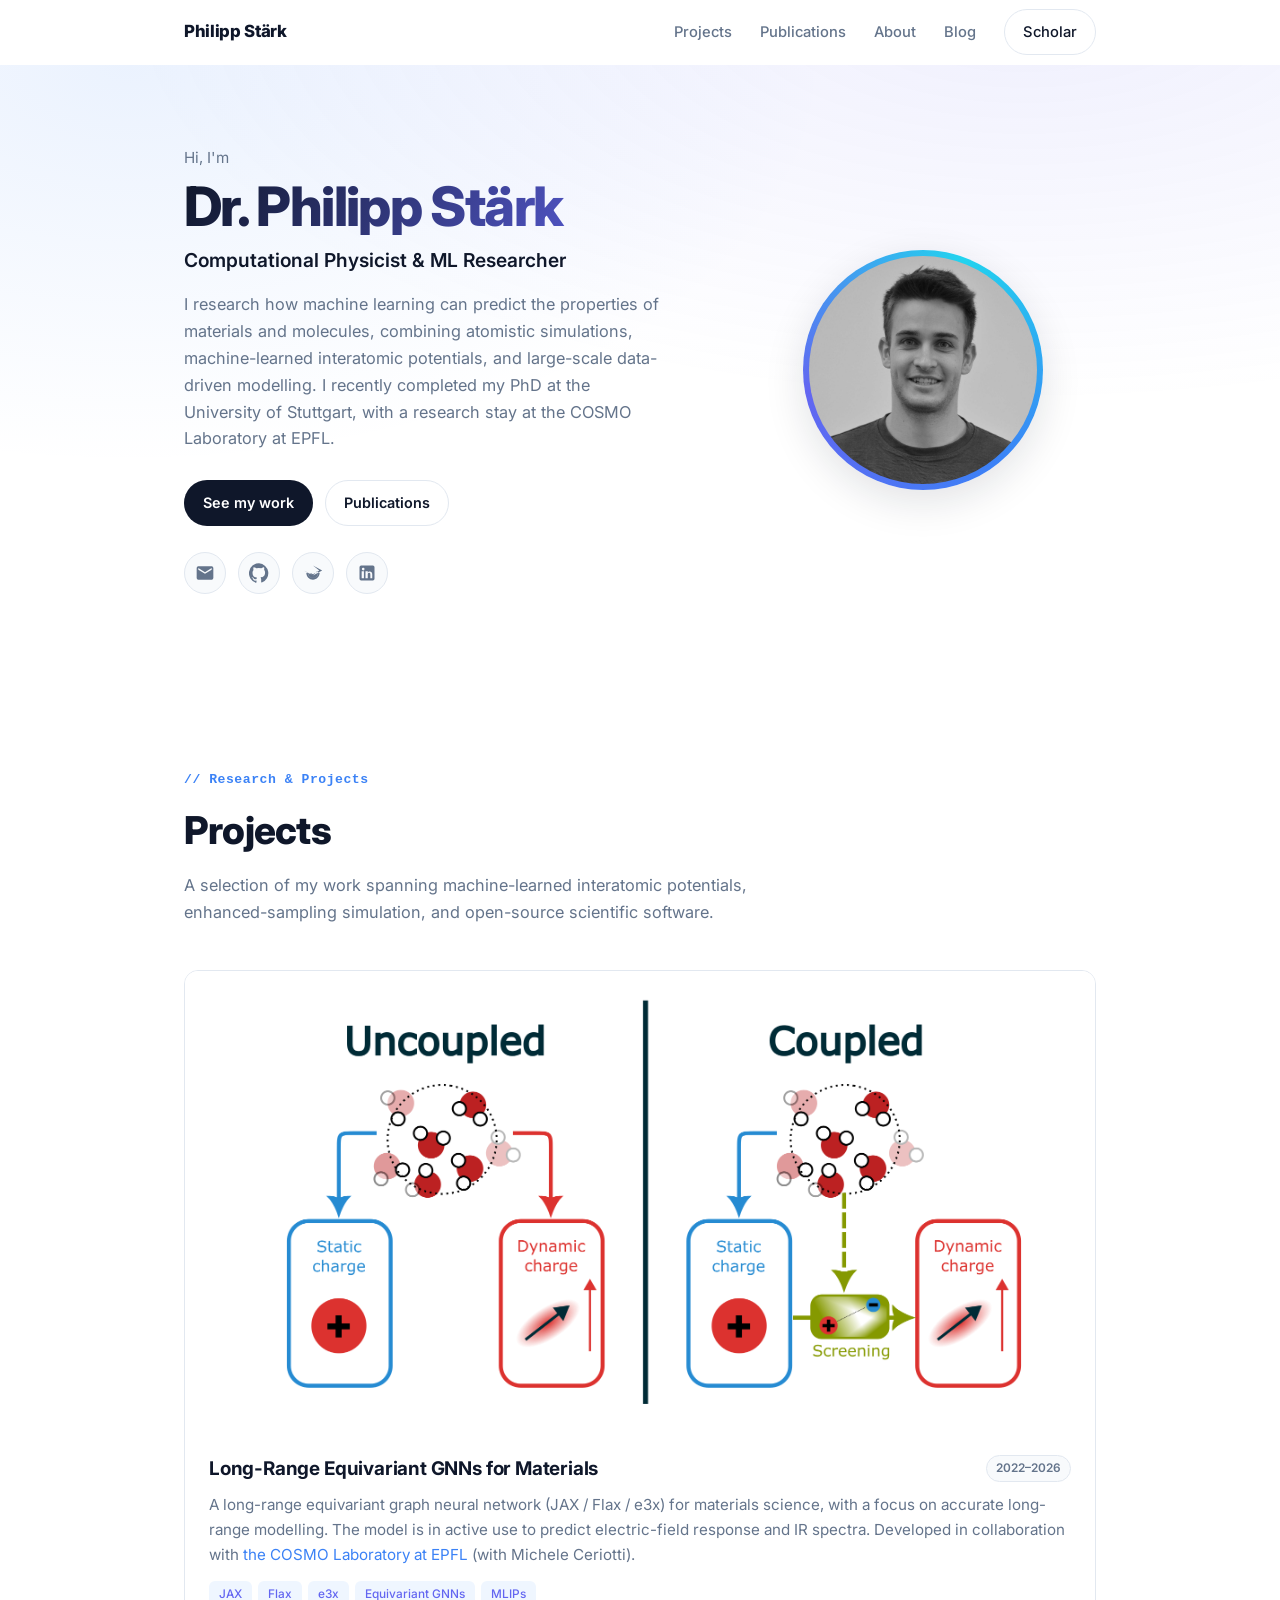
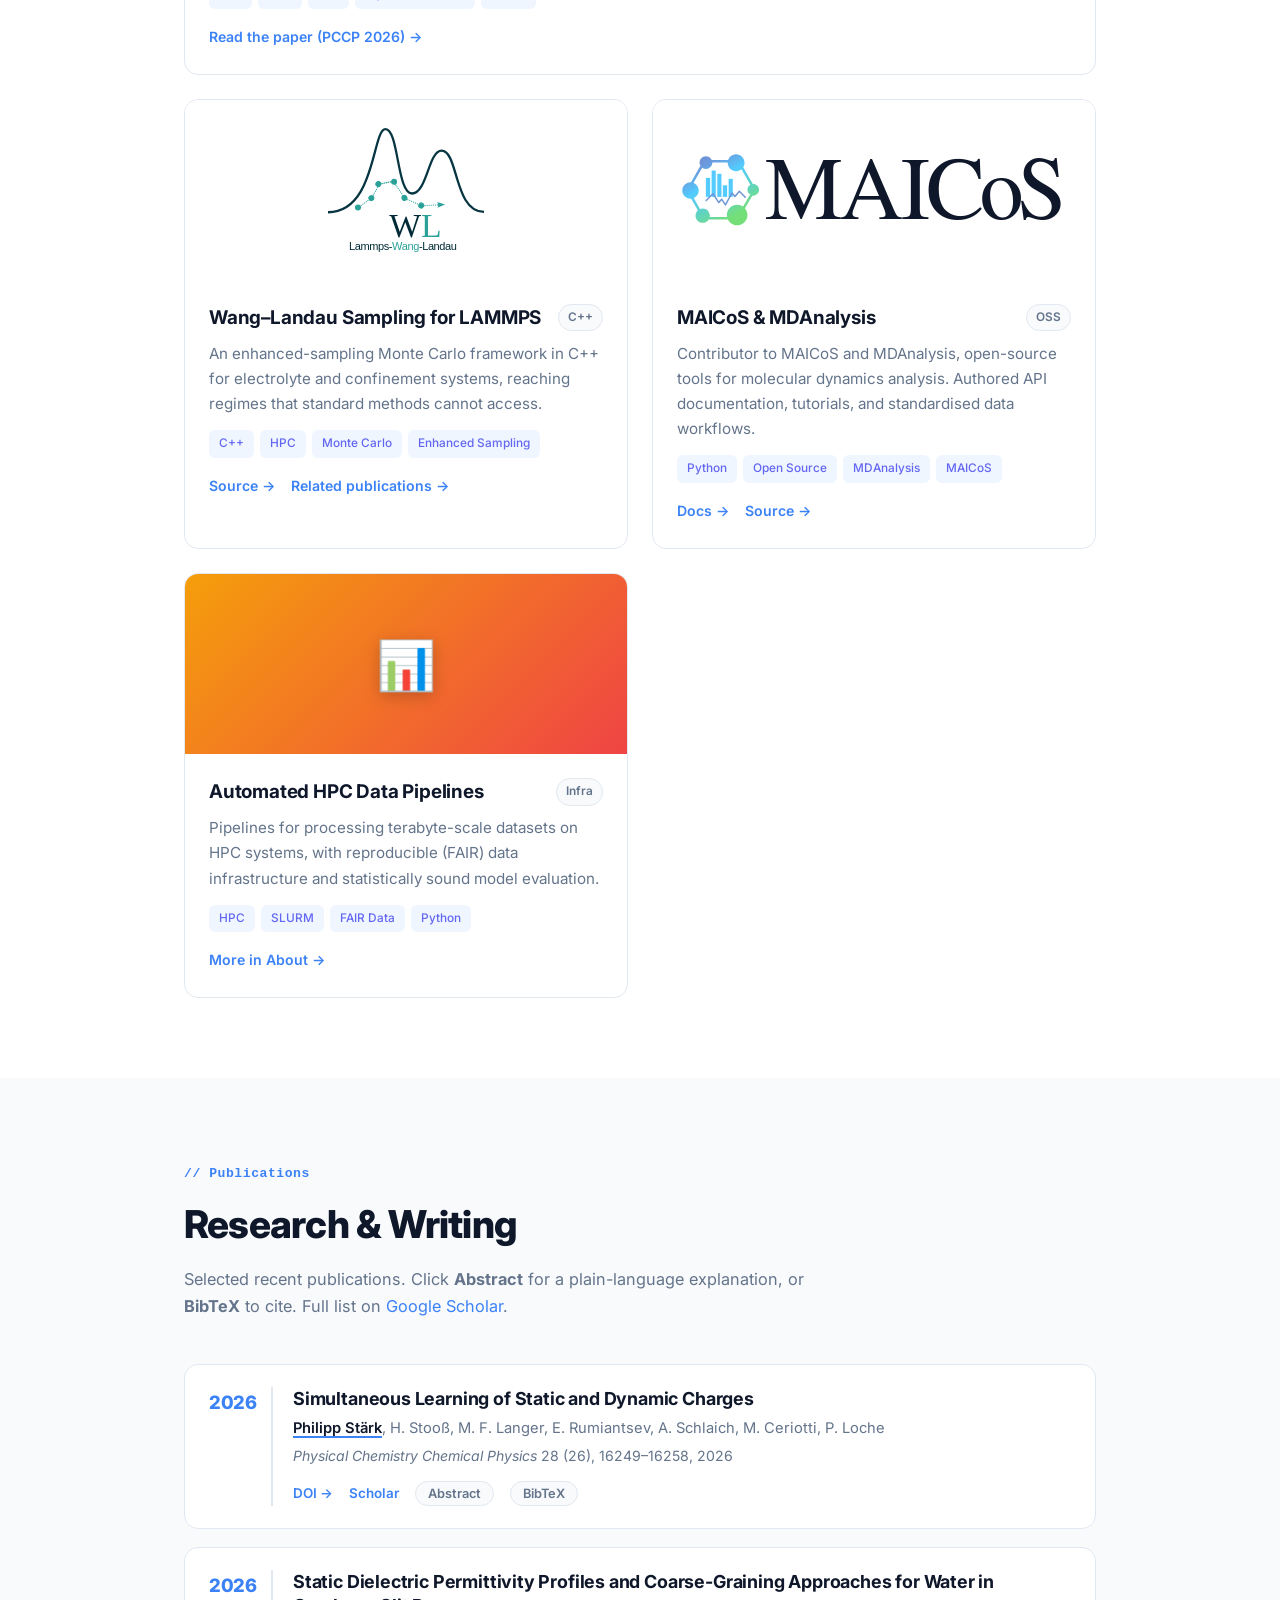
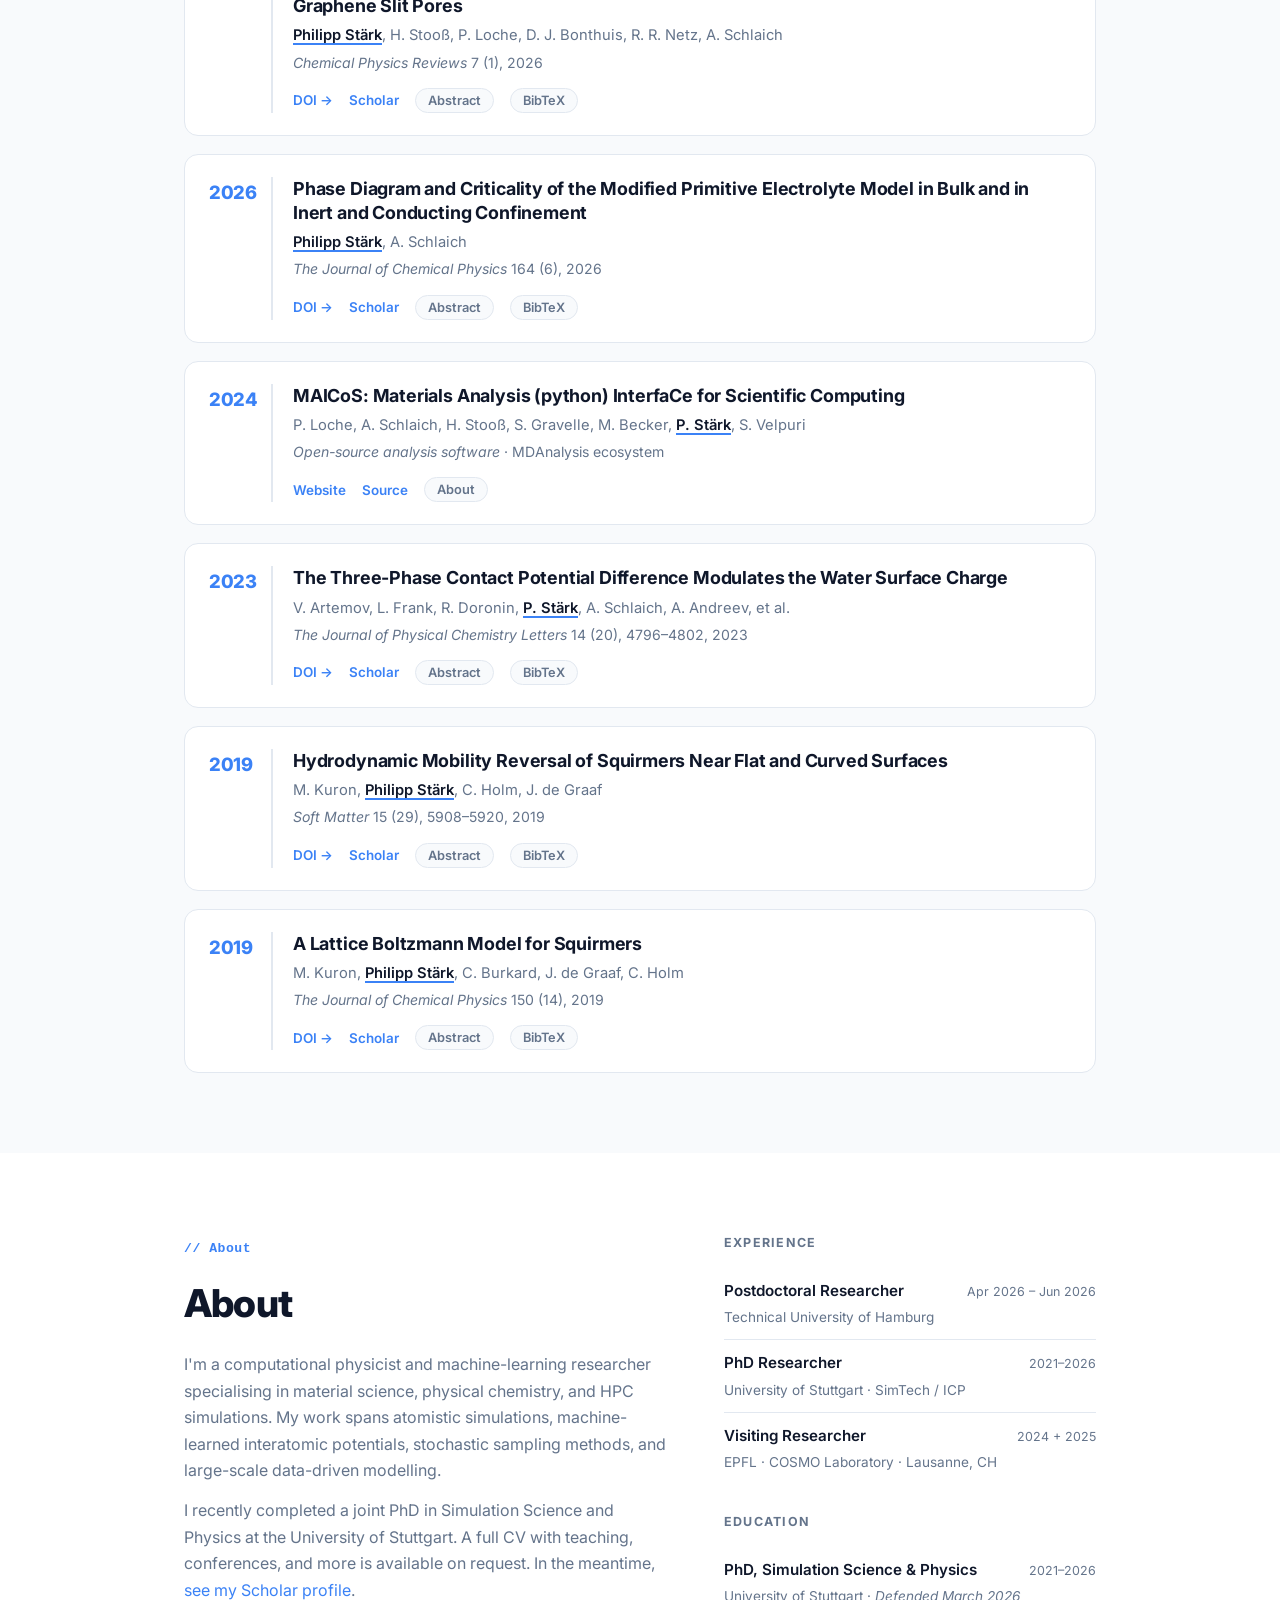
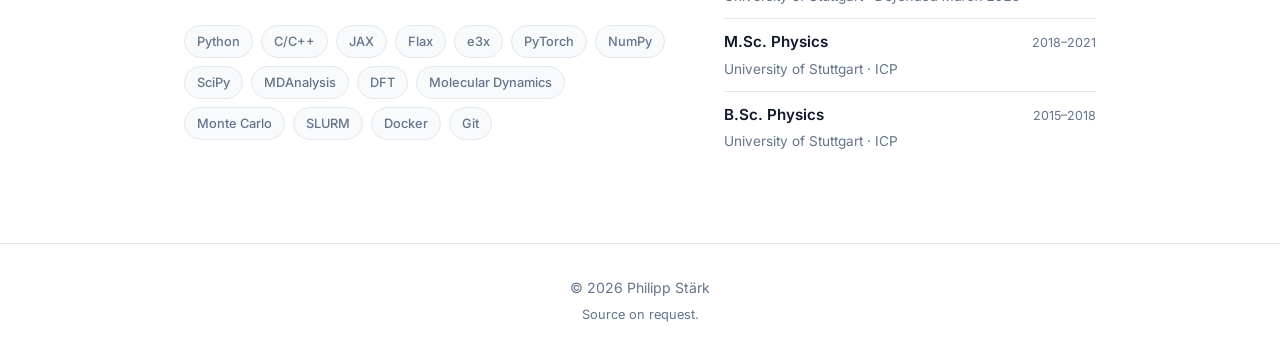
<file: index.html>
<!DOCTYPE html>
<html lang="en">
<head>
  <meta charset="UTF-8" />
  <meta name="viewport" content="width=device-width, initial-scale=1.0" />
  <meta name="description" content="Philipp Stärk, Computational Physicist & ML Researcher. Projects, publications, and notes on materials modelling." />
  <title>Philipp Stärk, Computational Physicist & ML Researcher</title>
  <link rel="preconnect" href="https://fonts.googleapis.com" />
  <link rel="preconnect" href="https://fonts.gstatic.com" crossorigin />
  <link href="https://fonts.googleapis.com/css2?family=Inter:wght@400;500;600;700;800&family=Lora:ital,wght@0,500;1,500&display=swap" rel="stylesheet" />
  <link rel="stylesheet" href="styles.css" />
</head>
<body>
  <!-- ============ NAV ============ -->
  <header class="nav" id="nav">
    <div class="nav-inner">
      <a href="#top" class="brand">Philipp Stärk</a>
      <nav class="nav-links" id="navLinks">
        <a href="#projects">Projects</a>
        <a href="#publications">Publications</a>
        <a href="#about">About</a>
        <a href="blog/">Blog</a>
        <!-- TODO: host your CV PDF (e.g. cv.pdf) and point this to it -->
        <a href="https://scholar.google.com/citations?user=xMfxQa4AAAAJ&hl=en" target="_blank" rel="noopener" class="btn-ghost">Scholar</a>
      </nav>
      <button class="nav-toggle" id="navToggle" aria-label="Toggle menu">
        <span></span><span></span><span></span>
      </button>
    </div>
  </header>

  <main id="top">
    <!-- ============ HERO ============ -->
    <section class="hero">
      <div class="container hero-grid">
        <div class="hero-text">
          <p class="hero-eyebrow">Hi, I'm</p>
          <h1>Dr. Philipp Stärk</h1>
          <p class="hero-tagline">Computational Physicist &amp; ML Researcher</p>
          <p class="hero-bio">
            I research how machine learning can predict the properties of
            materials and molecules, combining atomistic simulations,
            machine-learned interatomic potentials, and large-scale data-driven
            modelling. I recently completed my PhD at the University of
            Stuttgart, with a research stay at the COSMO Laboratory at EPFL.
          </p>
          <div class="hero-links">
            <a href="#projects" class="btn-primary">See my work</a>
            <a href="#publications" class="btn-ghost">Publications</a>
          </div>
          <div class="socials">
            <a href="#" data-mail="philipp.staerk|pm.me" title="Email">
              <svg viewBox="0 0 24 24" class="icon"><path d="M20 4H4a2 2 0 0 0-2 2v12a2 2 0 0 0 2 2h16a2 2 0 0 0 2-2V6a2 2 0 0 0-2-2Zm0 4-8 5-8-5V6l8 5 8-5v2Z"/></svg>
            </a>
            <a href="https://github.com/pstaerk" target="_blank" rel="noopener" title="GitHub">
              <svg viewBox="0 0 24 24" class="icon"><path d="M12 .3a12 12 0 0 0-3.8 23.4c.6.1.8-.3.8-.6v-2c-3.3.7-4-1.6-4-1.6-.6-1.4-1.4-1.8-1.4-1.8-1-.7.1-.7.1-.7 1.2.1 1.8 1.2 1.8 1.2 1 1.8 2.8 1.3 3.5 1 .1-.8.4-1.3.7-1.6-2.7-.3-5.5-1.3-5.5-6 0-1.3.5-2.4 1.2-3.2-.1-.3-.5-1.5.1-3.2 0 0 1-.3 3.3 1.2a11 11 0 0 1 6 0C17 4.7 18 5 18 5c.6 1.7.2 2.9.1 3.2.8.8 1.2 1.9 1.2 3.2 0 4.6-2.8 5.7-5.5 6 .4.4.8 1.1.8 2.2v3.3c0 .3.2.7.8.6A12 12 0 0 0 12 .3Z"/></svg>
            </a>
            <a href="https://scholar.google.com/citations?user=xMfxQa4AAAAJ&hl=en" target="_blank" rel="noopener" title="Google Scholar">
              <svg viewBox="0 0 24 24" class="icon"><path d="M12 3 1 9l4.8 2.9A6 6 0 0 0 12 18a6 6 0 0 0 6.2-6.1l1.8-.1c0 4.4-3.6 8.2-8 8.2s-8-3.6-8-8h2a6 6 0 0 0 6 6 6 6 0 0 0 6-6c0-1.2-.4-2-1.2-2L12 15 1 9l11-6 11 6-11 6-3-1.6V12l3 1.6L19.5 9 12 3Z"/></svg>
            </a>
            <a href="https://www.linkedin.com/in/dr-philipp-st%C3%A4rk-484b482a8/" target="_blank" rel="noopener" title="LinkedIn">
              <svg viewBox="0 0 24 24" class="icon"><path d="M19 3a2 2 0 0 1 2 2v14a2 2 0 0 1-2 2H5a2 2 0 0 1-2-2V5a2 2 0 0 1 2-2h14ZM8.3 18.3V10H5.6v8.3h2.7ZM7 8.8a1.6 1.6 0 1 0 0-3.1 1.6 1.6 0 0 0 0 3.1Zm11.3 9.5v-4.5c0-2.4-1.3-3.5-3-3.5a2.6 2.6 0 0 0-2.4 1.3V10h-2.7v8.3h2.7v-4.4c0-1.2.2-2.3 1.7-2.3s1.4 1.3 1.4 2.4v4.3h2.7Z"/></svg>
            </a>
          </div>
        </div>
        <div class="hero-art">
          <div class="avatar-ring">
            <img src="avatar.jpg" alt="Portrait of Philipp Stärk" class="avatar" />
          </div>
        </div>
      </div>
      <div class="hero-wave" aria-hidden="true"></div>
    </section>

    <!-- ============ PROJECTS ============ -->
    <section id="projects" class="section">
      <div class="container">
        <div class="section-head">
          <span class="section-label">// Research &amp; Projects</span>
          <h2>Projects</h2>
          <p class="section-sub">A selection of my work spanning machine-learned interatomic potentials, enhanced-sampling simulation, and open-source scientific software.</p>
        </div>

        <div class="project-grid">
          <!-- Project 1 (featured, wide) -->
          <article class="project-card featured">
            <div class="project-thumb" style="background: #ffffff">
              <img src="gnn-abstract.png" alt="Graphical abstract: long-range equivariant GNN for predicting electric-field response and IR spectra" />
            </div>
            <div class="project-body">
              <div class="project-top">
                <h3>Long-Range Equivariant GNNs for Materials</h3>
                <span class="year-badge">2022–2026</span>
              </div>
              <p class="project-desc">
                A long-range equivariant graph neural network (JAX / Flax /
                e3x) for materials science, with a focus on accurate
                long-range modelling. The model is in active use to predict
                electric-field response and IR spectra. Developed in
                collaboration with
                <a href="https://www.epfl.ch/labs/cosmo/" target="_blank" rel="noopener">the COSMO Laboratory at EPFL</a> (with Michele Ceriotti).
              </p>
              <div class="tags">
                <span>JAX</span><span>Flax</span><span>e3x</span><span>Equivariant GNNs</span><span>MLIPs</span>
              </div>
              <div class="project-links">
                <a href="https://doi.org/10.1039/d6cp00911e" target="_blank" rel="noopener">Read the paper (PCCP 2026) &rarr;</a>
              </div>
            </div>
          </article>

          <!-- Project 2 -->
          <article class="project-card">
            <div class="project-thumb" style="background: #ffffff">
              <img src="wl-logo.svg" alt="Logo of the lammps_wang_landau project" />
            </div>
            <div class="project-body">
              <div class="project-top">
                <h3>Wang–Landau Sampling for LAMMPS</h3>
                <span class="year-badge">C++</span>
              </div>
              <p class="project-desc">
                An enhanced-sampling Monte Carlo framework in C++ for
                electrolyte and confinement systems, reaching regimes that
                standard methods cannot access.
              </p>
              <div class="tags"><span>C++</span><span>HPC</span><span>Monte Carlo</span><span>Enhanced Sampling</span></div>
              <div class="project-links">
                <a href="https://github.com/pstaerk/lammps_wang_landau" target="_blank" rel="noopener">Source &rarr;</a>
                <a href="#publications">Related publications &rarr;</a>
              </div>
            </div>
          </article>

          <!-- Project 3 -->
          <article class="project-card">
            <div class="project-thumb" style="background: #ffffff">
              <img src="maicos-logo.svg" alt="MAICoS logo" />
            </div>
            <div class="project-body">
              <div class="project-top">
                <h3>MAICoS &amp; MDAnalysis</h3>
                <span class="year-badge">OSS</span>
              </div>
              <p class="project-desc">
                Contributor to MAICoS and MDAnalysis, open-source tools for
                molecular dynamics analysis. Authored API documentation,
                tutorials, and standardised data workflows.
              </p>
              <div class="tags"><span>Python</span><span>Open Source</span><span>MDAnalysis</span><span>MAICoS</span></div>
              <div class="project-links">
                <a href="https://maicos-analysis.org/stable/index.html" target="_blank" rel="noopener">Docs &rarr;</a>
                <a href="https://github.com/maicos-devel/maicos" target="_blank" rel="noopener">Source &rarr;</a>
              </div>
            </div>
          </article>

          <!-- Project 4 -->
          <article class="project-card">
            <div class="project-thumb" style="background: linear-gradient(135deg,#f59e0b,#ef4444)">
              <span class="thumb-emoji">📊</span>
            </div>
            <div class="project-body">
              <div class="project-top">
                <h3>Automated HPC Data Pipelines</h3>
                <span class="year-badge">Infra</span>
              </div>
              <p class="project-desc">
                Pipelines for processing terabyte-scale datasets on HPC
                systems, with reproducible (FAIR) data infrastructure and
                statistically sound model evaluation.
              </p>
              <div class="tags"><span>HPC</span><span>SLURM</span><span>FAIR Data</span><span>Python</span></div>
              <div class="project-links">
                <!-- TODO: link to repo / write-up when available -->
                <a href="#about">More in About &rarr;</a>
              </div>
            </div>
          </article>
        </div>
      </div>
    </section>

    <!-- ============ PUBLICATIONS ============ -->
    <section id="publications" class="section section-alt">
      <div class="container">
        <div class="section-head">
          <span class="section-label">// Publications</span>
          <h2>Research &amp; Writing</h2>
          <p class="section-sub">
            Selected recent publications. Click <strong>Abstract</strong> for a
            plain-language explanation, or <strong>BibTeX</strong> to cite.
            Full list on
            <a href="https://scholar.google.com/citations?user=xMfxQa4AAAAJ&hl=en" target="_blank" rel="noopener">Google Scholar</a>.
          </p>
        </div>

        <div class="pub-list">
          <!-- Publication: Simultaneous Learning -->
          <article class="pub-card">
            <div class="pub-year">2026</div>
            <div class="pub-content">
              <h3>Simultaneous Learning of Static and Dynamic Charges</h3>
              <p class="pub-authors"><span class="me">Philipp Stärk</span>, H. Stooß, M. F. Langer, E. Rumiantsev, A. Schlaich, M. Ceriotti, P. Loche</p>
              <p class="pub-venue"><em>Physical Chemistry Chemical Physics</em> 28 (26), 16249&ndash;16258, 2026</p>
              <div class="pub-links">
                <a href="https://doi.org/10.1039/d6cp00911e" target="_blank" rel="noopener">DOI &rarr;</a>
                <a href="https://scholar.google.com/citations?user=xMfxQa4AAAAJ&hl=en" target="_blank" rel="noopener">Scholar</a>
                <button class="toggle-btn" data-toggle="abstract">Abstract</button>
                <button class="toggle-btn" data-toggle="bibtex">BibTeX</button>
              </div>
              <p class="pub-detail" data-detail="abstract">
                Long-range interactions and electric response are essential for
                accurate modeling in the context of material science, but capturing them
                efficiently remains a challenge in the relatively young field of atomistic machine learning.
                In this work, we introduced a machine-learning framework that jointly
                predicts static and dynamic (response) charge distributions,
                enabling accurate modelling of electric-field response and IR
                spectra.
              </p>
              <pre class="pub-detail bibtex" data-detail="bibtex">@article{stark2026charges,
  title   = {Simultaneous Learning of Static and Dynamic Charges},
  author  = {St{\"a}rk, Philipp and Stoo{\ss}, Henrik and Langer, Marcel F. and Rumiantsev, Egor and Schlaich, Alexander and Ceriotti, Michele and Loche, Philip},
  journal = {Physical Chemistry Chemical Physics},
  volume  = {28},
  number  = {26},
  pages   = {16249--16258},
  year    = {2026},
  doi     = {10.1039/d6cp00911e}
}</pre>
            </div>
          </article>

          <!-- Publication: Static dielectric permittivity -->
          <article class="pub-card">
            <div class="pub-year">2026</div>
            <div class="pub-content">
              <h3>Static Dielectric Permittivity Profiles and Coarse-Graining Approaches for Water in Graphene Slit Pores</h3>
              <p class="pub-authors"><span class="me">Philipp Stärk</span>, H. Stooß, P. Loche, D. J. Bonthuis, R. R. Netz, A. Schlaich</p>
              <p class="pub-venue"><em>Chemical Physics Reviews</em> 7 (1), 2026</p>
              <div class="pub-links">
                <a href="https://doi.org/10.1063/5.0315836" target="_blank" rel="noopener">DOI &rarr;</a>
                <a href="https://scholar.google.com/citations?user=xMfxQa4AAAAJ&hl=en" target="_blank" rel="noopener">Scholar</a>
                <button class="toggle-btn" data-toggle="abstract">Abstract</button>
                <button class="toggle-btn" data-toggle="bibtex">BibTeX</button>
              </div>

              <p class="pub-detail" data-detail="abstract">
              Exactly how the polarization of fluids inside of pores changes once a field is applied is surprisingly complex if one looks closely. This problem is not merely academic but very important for batteries, capacitors and in electrocatalysis. Not only does the response of the fluid depend on how close to a surface you are, it also depends on the direction one is looking. There is a well-formed framework to accurately understand what is happening, which are called dielectric profiles. However, due to the complexity of the theory, there was a need of a thorough review article that not only derives the formalism again, but also explains how the theory can be applied to predict and understand experimental results.
              </p>
              <pre class="pub-detail bibtex" data-detail="bibtex">@article{stark2026permittivity,
  title   = {Static Dielectric Permittivity Profiles and Coarse-Graining Approaches for Water in Graphene Slit Pores},
  author  = {St{\"a}rk, Philipp and Stoo{\ss}, H. and Loche, P. and Bonthuis, D. J. and Netz, R. R. and Schlaich, A.},
  journal = {Chemical Physics Reviews},
  volume  = {7},
  number  = {1},
  year    = {2026},
  doi     = {10.1063/5.0315836}
}</pre>
            </div>
          </article>

          <!-- Publication: Phase diagram & criticality -->
          <article class="pub-card">
            <div class="pub-year">2026</div>
            <div class="pub-content">
              <h3>Phase Diagram and Criticality of the Modified Primitive Electrolyte Model in Bulk and in Inert and Conducting Confinement</h3>
              <p class="pub-authors"><span class="me">Philipp Stärk</span>, A. Schlaich</p>
              <p class="pub-venue"><em>The Journal of Chemical Physics</em> 164 (6), 2026</p>
              <div class="pub-links">
                <a href="https://doi.org/10.1063/5.0314875" target="_blank" rel="noopener">DOI &rarr;</a>
                <a href="https://scholar.google.com/citations?user=xMfxQa4AAAAJ&hl=en" target="_blank" rel="noopener">Scholar</a>
                <button class="toggle-btn" data-toggle="abstract">Abstract</button>
                <button class="toggle-btn" data-toggle="bibtex">BibTeX</button>
              </div>
              <p class="pub-detail" data-detail="abstract">
              Fluids can be in a peculiar state, where they are equally likely to be found in a dense, liquid phase and simultaneously in a dilute, gas phase (think droplets in a cloud). The only thing which determines if one phase or the other will be found is, more or less, chance. Interestingly, this behavior of fluid changes drastically if it is restricted to a small region, e.g. within a pore, such as in batteries. Understanding these systems is thus also very important if we want to build better batteries, capacitors or catalysts. Another exciting possibility would be to use this change in phases to store thermal energy in what is known as phase change materials. In this work I showcased my Wang-Landau algorithm implementation for a simple model system, called the "mRPM", which is a good model for an electrolyte as one would find in a capacitor or battery. We showed how the method allows for consistent predictions of the entire phase diagram of the fluid for a "free liquid" (bulk) and within confinement. One super interesting thing we found was that for very small pores, the liquid suddenly does not show this phase transition anymore.
              </p>
              <pre class="pub-detail bibtex" data-detail="bibtex">@article{stark2026phase,
  title   = {Phase Diagram and Criticality of the Modified Primitive Electrolyte Model in Bulk and in Inert and Conducting Confinement},
  author  = {St{\"a}rk, Philipp and Schlaich, Alexander},
  journal = {The Journal of Chemical Physics},
  volume  = {164},
  number  = {6},
  year    = {2026},
  doi     = {10.1063/5.0314875}
}</pre>
            </div>
          </article>

          <!-- Software: MAICoS -->
          <article class="pub-card">
            <div class="pub-year">2024</div>
            <div class="pub-content">
              <h3>MAICoS: Materials Analysis (python) InterfaCe for Scientific Computing</h3>
              <p class="pub-authors">P. Loche, A. Schlaich, H. Stooß, S. Gravelle, M. Becker, <span class="me">P. Stärk</span>, S. Velpuri</p>
              <p class="pub-venue"><em>Open-source analysis software</em> &middot; MDAnalysis ecosystem</p>
              <div class="pub-links">
                <a href="https://maicos-analysis.org/" target="_blank" rel="noopener">Website</a>
                <a href="https://github.com/maicos-devel/maicos" target="_blank" rel="noopener">Source</a>
                <button class="toggle-btn" data-toggle="abstract">About</button>
              </div>
              <p class="pub-detail" data-detail="abstract">
                MAICoS is an open-source Python library for the analysis of
                molecular dynamics simulations of interfacial and confined
                systems, built on top of MDAnalysis. I contributed analysis
                modules, documentation, and standardised data workflows used by
                the group and the wider community.
              </p>
            </div>
          </article>

          <!-- Publication: Three-phase contact potential -->
          <article class="pub-card">
            <div class="pub-year">2023</div>
            <div class="pub-content">
              <h3>The Three-Phase Contact Potential Difference Modulates the Water Surface Charge</h3>
              <p class="pub-authors">V. Artemov, L. Frank, R. Doronin, <span class="me">P. Stärk</span>, A. Schlaich, A. Andreev, et al.</p>
              <p class="pub-venue"><em>The Journal of Physical Chemistry Letters</em> 14 (20), 4796&ndash;4802, 2023</p>
              <div class="pub-links">
                <a href="https://doi.org/10.1021/acs.jpclett.3c00479" target="_blank" rel="noopener">DOI &rarr;</a>
                <a href="https://scholar.google.com/citations?user=xMfxQa4AAAAJ&hl=en" target="_blank" rel="noopener">Scholar</a>
                <button class="toggle-btn" data-toggle="abstract">Abstract</button>
                <button class="toggle-btn" data-toggle="bibtex">BibTeX</button>
              </div>
              <p class="pub-detail" data-detail="abstract">
              The experimental group of Prof. Artemov measured something very interesting: tiny water droplets have quite different charges depending on pH and the type of material that the water is pushed out of. In particular they looked at Kapton ("likes water") and PTFE ("does not like water") channels and found remarkably different behavior between the two in the charges. In this study, I came up with a description of the polymeric surfaces and performed simulations of atomistic water with a particular focus on Oxonium and Hydroxide (the two most common charge carrying "forms of water"). Indeed we found that the behavior observed in experiments can be qualitatively predicted by these simulations, as the two polymer types attract and repel the two ions to quite different degrees.
              </p>
              <pre class="pub-detail bibtex" data-detail="bibtex">@article{artemov2023contact,
  title   = {The Three-Phase Contact Potential Difference Modulates the Water Surface Charge},
  author  = {Artemov, V. and Frank, L. and Doronin, R. and St{\"a}rk, P. and Schlaich, A. and Andreev, A. and others},
  journal = {The Journal of Physical Chemistry Letters},
  volume  = {14},
  number  = {20},
  pages   = {4796--4802},
  year    = {2023},
  doi     = {10.1021/acs.jpclett.3c00479}
}</pre>
            </div>
          </article>

          <!-- Publication: Squirmers mobility reversal -->
          <article class="pub-card">
            <div class="pub-year">2019</div>
            <div class="pub-content">
              <h3>Hydrodynamic Mobility Reversal of Squirmers Near Flat and Curved Surfaces</h3>
              <p class="pub-authors">M. Kuron, <span class="me">Philipp Stärk</span>, C. Holm, J. de Graaf</p>
              <p class="pub-venue"><em>Soft Matter</em> 15 (29), 5908&ndash;5920, 2019</p>
              <div class="pub-links">
                <a href="https://doi.org/10.1039/c9sm00692c" target="_blank" rel="noopener">DOI &rarr;</a>
                <a href="https://scholar.google.com/citations?user=xMfxQa4AAAAJ&hl=en" target="_blank" rel="noopener">Scholar</a>
                <button class="toggle-btn" data-toggle="abstract">Abstract</button>
                <button class="toggle-btn" data-toggle="bibtex">BibTeX</button>
              </div>
              <p class="pub-detail" data-detail="abstract">
              During my Bachelor thesis, I implemented a model that allows to describe the hydrodynamic interactions of bacteria with walls. This is an interesting topic to research as one would very much like to understand how we can keep bacteria where we want them (for example in bio-reactors) and keep them away from parts where we do not want them. During testing, we stumbled upon a very interesting and previously not observed pattern of swimming: In certain conditions, the bacteria circled a cylindrical obstacle in the backwards direction, even though it kept swimming forwards. We then performed extensive and large-scale parameter studies, finding out exactly which parameters resulted in this sort of peculiar behavior, which resulted in the bacterium getting stuck and for which parameters it kept on swimming forwards.
              </p>
              <pre class="pub-detail bibtex" data-detail="bibtex">@article{kuron2019mobility,
  title   = {Hydrodynamic Mobility Reversal of Squirmers Near Flat and Curved Surfaces},
  author  = {Kuron, M. and St{\"a}rk, Philipp and Holm, C. and de Graaf, J.},
  journal = {Soft Matter},
  volume  = {15},
  number  = {29},
  pages   = {5908--5920},
  year    = {2019},
  doi     = {10.1039/c9sm00692c}
}</pre>
            </div>
          </article>

          <!-- Publication: Lattice Boltzmann squirmers -->
          <article class="pub-card">
            <div class="pub-year">2019</div>
            <div class="pub-content">
              <h3>A Lattice Boltzmann Model for Squirmers</h3>
              <p class="pub-authors">M. Kuron, <span class="me">Philipp Stärk</span>, C. Burkard, J. de Graaf, C. Holm</p>
              <p class="pub-venue"><em>The Journal of Chemical Physics</em> 150 (14), 2019</p>
              <div class="pub-links">
                <a href="https://doi.org/10.1063/1.5085765" target="_blank" rel="noopener">DOI &rarr;</a>
                <a href="https://scholar.google.com/citations?user=xMfxQa4AAAAJ&hl=en" target="_blank" rel="noopener">Scholar</a>
                <button class="toggle-btn" data-toggle="abstract">Abstract</button>
                <button class="toggle-btn" data-toggle="bibtex">BibTeX</button>
              </div>
              <p class="pub-detail" data-detail="abstract">
              Because they are so small, for bacteria water "feels quite different" than it does for humans. Building on work of a previous master student, my Bachelor thesis was on the implementation of a bacterium-obstacle interactions model within the fluid dynamics solver framework called Lattice Boltzmann. The resulting versatile model of the hydrodynamics of swimming bacteria was summarized in this publication.
              </p>
              <pre class="pub-detail bibtex" data-detail="bibtex">@article{kuron2019lattice,
  title   = {A Lattice Boltzmann Model for Squirmers},
  author  = {Kuron, M. and St{\"a}rk, Philipp and Burkard, C. and de Graaf, J. and Holm, C.},
  journal = {The Journal of Chemical Physics},
  volume  = {150},
  number  = {14},
  year    = {2019},
  doi     = {10.1063/1.5085765}
}</pre>
            </div>
          </article>
        </div>
      </div>
    </section>

    <!-- ============ ABOUT (compact) ============ -->
    <section id="about" class="section">
      <div class="container about-grid">
        <div class="about-intro">
          <span class="section-label">// About</span>
          <h2>About</h2>
          <p>
            I'm a computational physicist and machine-learning researcher
            specialising in material science, physical chemistry, and HPC
            simulations. My work spans atomistic simulations, machine-learned
            interatomic potentials, stochastic sampling methods, and large-scale
            data-driven modelling.
          </p>
          <p>
            I recently completed a joint PhD in Simulation Science and Physics at
            the University of Stuttgart. A full CV with teaching, conferences, and
            more is available on request. In the meantime,
            <!-- TODO: host your CV PDF (e.g. cv.pdf) and link it here -->
            <a href="https://scholar.google.com/citations?user=xMfxQa4AAAAJ&hl=en" target="_blank" rel="noopener">see my Scholar profile</a>.
          </p>
          <div class="skill-tags">
            <span>Python</span><span>C/C++</span><span>JAX</span><span>Flax</span><span>e3x</span>
            <span>PyTorch</span><span>NumPy</span><span>SciPy</span><span>MDAnalysis</span>
            <span>DFT</span><span>Molecular Dynamics</span><span>Monte Carlo</span><span>SLURM</span><span>Docker</span><span>Git</span>
          </div>
        </div>

        <div class="about-side">
          <!-- Experience (academic positions) -->
          <div class="mini-block">
            <h3>Experience</h3>
            <ul class="mini-list">
              <li>
                <div class="mini-head">
                  <strong>Postdoctoral Researcher</strong>
                  <span class="mini-date">Apr 2026 – Jun 2026</span>
                </div>
                <span class="mini-org">Technical University of Hamburg</span>
              </li>
              <li>
                <div class="mini-head">
                  <strong>PhD Researcher</strong>
                  <span class="mini-date">2021–2026</span>
                </div>
                <span class="mini-org">University of Stuttgart · SimTech / ICP</span>
              </li>
              <li>
                <div class="mini-head">
                  <strong>Visiting Researcher</strong>
                  <span class="mini-date">2024 + 2025</span>
                </div>
                <span class="mini-org">EPFL · COSMO Laboratory · Lausanne, CH</span>
              </li>
            </ul>
          </div>

          <!-- Education (condensed) -->
          <div class="mini-block">
            <h3>Education</h3>
            <ul class="mini-list">
              <li>
                <div class="mini-head">
                  <strong>PhD, Simulation Science &amp; Physics</strong>
                  <span class="mini-date">2021–2026</span>
                </div>
                <span class="mini-org">University of Stuttgart · <em>Defended March 2026</em></span>
              </li>
              <li>
                <div class="mini-head">
                  <strong>M.Sc. Physics</strong>
                  <span class="mini-date">2018–2021</span>
                </div>
                <span class="mini-org">University of Stuttgart · ICP</span>
              </li>
              <li>
                <div class="mini-head">
                  <strong>B.Sc. Physics</strong>
                  <span class="mini-date">2015–2018</span>
                </div>
                <span class="mini-org">University of Stuttgart · ICP</span>
              </li>
            </ul>
          </div>
        </div>
      </div>
    </section>
  </main>

  <!-- ============ FOOTER ============ -->
  <footer class="footer">
    <div class="container footer-inner">
      <p>&copy; <span id="year"></span> Philipp Stärk</p>
      <p class="footer-sub">Source on request.</p>
    </div>
  </footer>

  <script src="script.js"></script>
</body>
</html>
</file>
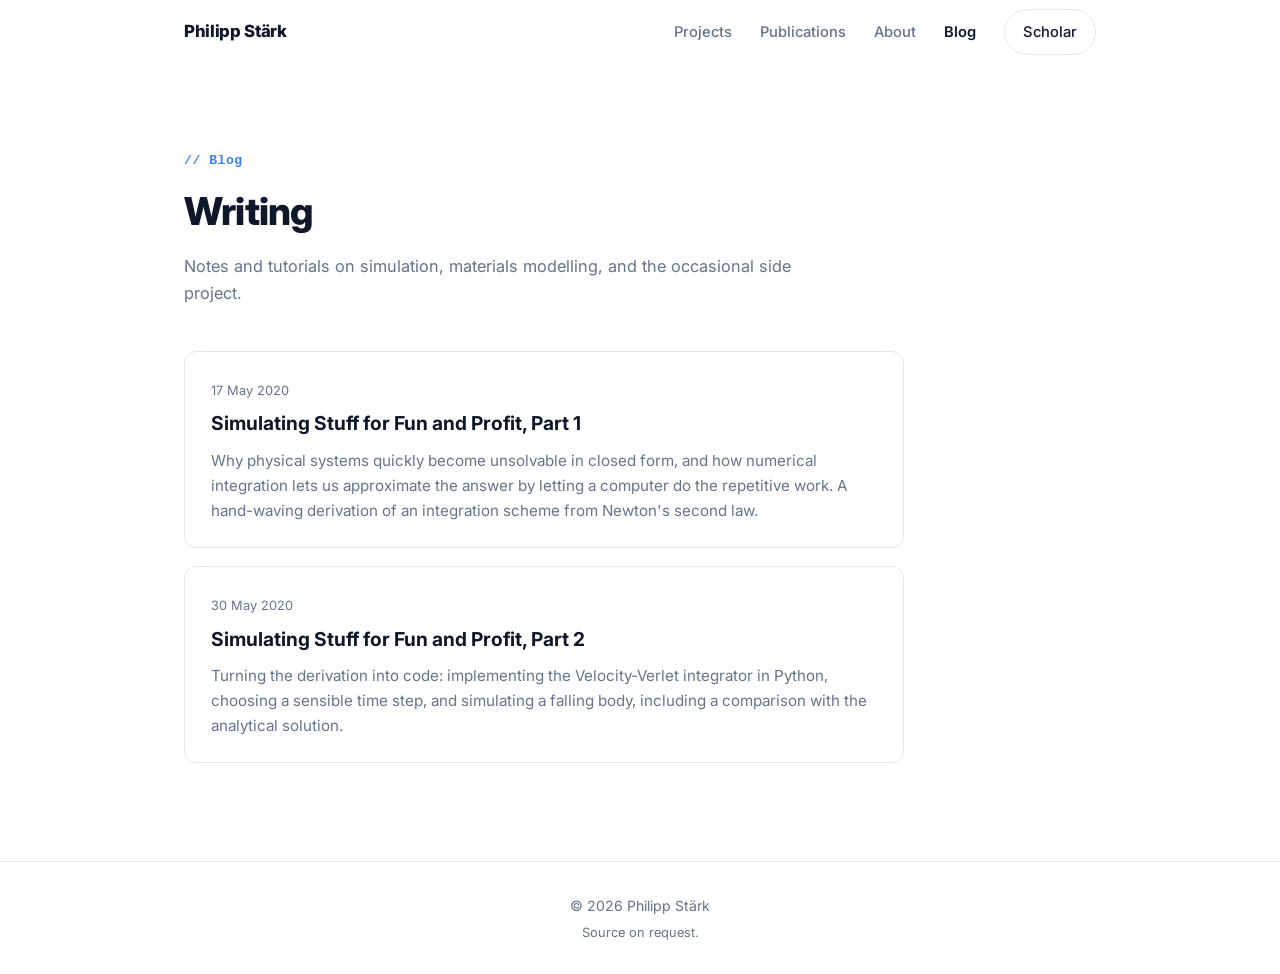
<file: blog/index.html>
<!DOCTYPE html>
<html lang="en">
<head>
  <meta charset="UTF-8" />
  <meta name="viewport" content="width=device-width, initial-scale=1.0" />
  <title>Blog — Philipp Stärk</title>
  <link rel="preconnect" href="https://fonts.googleapis.com" />
  <link rel="preconnect" href="https://fonts.gstatic.com" crossorigin />
  <link href="https://fonts.googleapis.com/css2?family=Inter:wght@400;500;600;700;800&display=swap" rel="stylesheet" />
  <link rel="stylesheet" href="../styles.css" />
</head>
<body>
  <header class="nav" id="nav">
    <div class="nav-inner">
      <a href="../" class="brand">Philipp Stärk</a>
      <nav class="nav-links" id="navLinks">
        <a href="../index.html#projects">Projects</a>
        <a href="../index.html#publications">Publications</a>
        <a href="../index.html#about">About</a>
        <a href="./" class="active">Blog</a>
        <a href="https://scholar.google.com/citations?user=xMfxQa4AAAAJ&hl=en" target="_blank" rel="noopener" class="btn-ghost">Scholar</a>
      </nav>
      <button class="nav-toggle" id="navToggle" aria-label="Toggle menu">
        <span></span><span></span><span></span>
      </button>
    </div>
  </header>

  <main class="section">
    <div class="container">
      <div class="section-head">
        <span class="section-label">// Blog</span>
        <h2>Writing</h2>
        <p class="section-sub">Notes and tutorials on simulation, materials modelling, and the occasional side project.</p>
      </div>

      <div class="blog-list">
        <a class="blog-card" href="simulating-stuff-1/">
          <span class="blog-date">17 May 2020</span>
          <h3>Simulating Stuff for Fun and Profit, Part 1</h3>
          <p>Why physical systems quickly become unsolvable in closed form, and how numerical integration lets us approximate the answer by letting a computer do the repetitive work. A hand-waving derivation of an integration scheme from Newton's second law.</p>
        </a>
        <a class="blog-card" href="simulating-stuff-2/">
          <span class="blog-date">30 May 2020</span>
          <h3>Simulating Stuff for Fun and Profit, Part 2</h3>
          <p>Turning the derivation into code: implementing the Velocity-Verlet integrator in Python, choosing a sensible time step, and simulating a falling body, including a comparison with the analytical solution.</p>
        </a>
      </div>
    </div>
  </main>

  <footer class="footer">
    <div class="container footer-inner">
      <p>&copy; <span id="year"></span> Philipp Stärk</p>
      <p class="footer-sub">Source on request.</p>
    </div>
  </footer>

  <script src="../script.js"></script>
</body>
</html>
</file>
<file: styles.css>
/* ============ VARIABLES ============ */
:root {
  --bg: #ffffff;
  --bg-alt: #f8fafc;
  --text: #0f172a;
  --text-muted: #64748b;
  --border: #e2e8f0;
  --accent: #3b82f6;
  --accent-2: #6366f1;
  --accent-soft: #eff6ff;
  --card: #ffffff;
  --radius: 14px;
  --radius-sm: 10px;
  --shadow-sm: 0 1px 2px rgba(15, 23, 42, 0.06);
  --shadow: 0 4px 20px rgba(15, 23, 42, 0.08);
  --shadow-lg: 0 12px 40px rgba(15, 23, 42, 0.12);
  --nav-h: 64px;
}

/* ============ RESET ============ */
*,
*::before,
*::after {
  box-sizing: border-box;
  margin: 0;
  padding: 0;
}

html {
  scroll-behavior: smooth;
  scroll-padding-top: var(--nav-h);
}

body {
  font-family: "Inter", -apple-system, BlinkMacSystemFont, "Segoe UI", Roboto, sans-serif;
  background: var(--bg);
  color: var(--text);
  line-height: 1.65;
  -webkit-font-smoothing: antialiased;
}

a {
  color: var(--accent);
  text-decoration: none;
  transition: color 0.15s ease;
}

a:hover {
  color: var(--accent-2);
}

ul {
  list-style: none;
}

.icon {
  width: 20px;
  height: 20px;
  fill: currentColor;
  flex-shrink: 0;
}

.container {
  width: 100%;
  max-width: 960px;
  margin: 0 auto;
  padding: 0 24px;
}

/* ============ NAV ============ */
.nav {
  position: sticky;
  top: 0;
  z-index: 100;
  background: rgba(255, 255, 255, 0.8);
  backdrop-filter: saturate(180%) blur(12px);
  -webkit-backdrop-filter: saturate(180%) blur(12px);
  border-bottom: 1px solid transparent;
  transition: border-color 0.2s ease, box-shadow 0.2s ease;
}

.nav.scrolled {
  border-bottom-color: var(--border);
  box-shadow: var(--shadow-sm);
}

.nav-inner {
  max-width: 960px;
  margin: 0 auto;
  padding: 0 24px;
  height: var(--nav-h);
  display: flex;
  align-items: center;
  justify-content: space-between;
}

.brand {
  font-weight: 800;
  font-size: 1.05rem;
  color: var(--text) !important;
  letter-spacing: -0.02em;
}

.nav-links {
  display: flex;
  align-items: center;
  gap: 28px;
}

.nav-links > a {
  color: var(--text-muted);
  font-size: 0.92rem;
  font-weight: 500;
}

.nav-links > a:hover {
  color: var(--text);
}

.nav-links > a.active {
  color: var(--text);
  font-weight: 600;
}

.nav-toggle {
  display: none;
  flex-direction: column;
  gap: 5px;
  background: none;
  border: none;
  cursor: pointer;
  padding: 6px;
}

.nav-toggle span {
  width: 22px;
  height: 2px;
  background: var(--text);
  border-radius: 2px;
  transition: transform 0.2s ease, opacity 0.2s ease;
}

/* ============ BUTTONS ============ */
.btn-primary,
.btn-ghost {
  display: inline-flex;
  align-items: center;
  gap: 6px;
  font-size: 0.9rem;
  font-weight: 600;
  padding: 10px 18px;
  border-radius: 999px;
  transition: all 0.18s ease;
  cursor: pointer;
  border: 1px solid transparent;
}

.btn-primary {
  background: var(--text);
  color: #fff !important;
}

.btn-primary:hover {
  background: var(--accent);
  transform: translateY(-1px);
  box-shadow: var(--shadow);
}

.btn-ghost {
  background: transparent;
  color: var(--text) !important;
  border-color: var(--border);
}

.btn-ghost:hover {
  border-color: var(--text);
}

/* ============ HERO ============ */
.hero {
  position: relative;
  padding: 80px 0 90px;
  background:
    radial-gradient(900px 400px at 80% -10%, rgba(99, 102, 241, 0.10), transparent),
    radial-gradient(700px 400px at 10% 0%, rgba(59, 130, 246, 0.10), transparent);
  overflow: hidden;
}

.hero-grid {
  display: grid;
  grid-template-columns: 1.5fr 1fr;
  align-items: center;
  gap: 48px;
}

.hero-eyebrow {
  font-size: 0.95rem;
  color: var(--text-muted);
  margin-bottom: 8px;
}

.hero h1 {
  font-size: clamp(2.4rem, 6vw, 3.4rem);
  font-weight: 800;
  letter-spacing: -0.03em;
  line-height: 1.05;
  background: linear-gradient(120deg, var(--text), var(--accent-2));
  -webkit-background-clip: text;
  background-clip: text;
  -webkit-text-fill-color: transparent;
}

.hero-tagline {
  font-size: 1.2rem;
  font-weight: 600;
  color: var(--text);
  margin-top: 10px;
}

.hero-bio {
  font-size: 1.02rem;
  color: var(--text-muted);
  margin-top: 14px;
  max-width: 48ch;
}

.hero-links {
  display: flex;
  gap: 12px;
  margin-top: 28px;
  flex-wrap: wrap;
}

.socials {
  display: flex;
  gap: 12px;
  margin-top: 26px;
}

.socials a {
  width: 42px;
  height: 42px;
  display: inline-flex;
  align-items: center;
  justify-content: center;
  border-radius: 50%;
  background: var(--bg-alt);
  border: 1px solid var(--border);
  color: var(--text-muted);
  transition: all 0.18s ease;
}

.socials a:hover {
  color: var(--accent);
  border-color: var(--accent);
  transform: translateY(-2px);
}

/* Hero art / avatar */
.hero-art {
  display: flex;
  justify-content: center;
}

.avatar-ring {
  position: relative;
  width: 240px;
  height: 240px;
  border-radius: 50%;
  padding: 6px;
  background: conic-gradient(from 140deg, var(--accent), var(--accent-2), #22d3ee, var(--accent));
  box-shadow: var(--shadow-lg);
}

.avatar {
  width: 100%;
  height: 100%;
  border-radius: 50%;
  background: linear-gradient(135deg, var(--accent), var(--accent-2));
  display: flex;
  align-items: center;
  justify-content: center;
  font-size: 3.5rem;
  font-weight: 800;
  color: #fff;
  object-fit: cover;
}

/* ============ SECTIONS ============ */
.section {
  padding: 80px 0;
}

.section-alt {
  background: var(--bg-alt);
}

.section-head {
  max-width: 640px;
  margin-bottom: 44px;
}

.section-label {
  display: inline-block;
  font-family: "SFMono-Regular", Consolas, monospace;
  font-size: 0.82rem;
  font-weight: 600;
  color: var(--accent);
  letter-spacing: 0.04em;
  margin-bottom: 8px;
}

.section-head h2 {
  font-size: clamp(1.8rem, 4vw, 2.4rem);
  font-weight: 800;
  letter-spacing: -0.02em;
}

.section-sub {
  color: var(--text-muted);
  margin-top: 10px;
  font-size: 1.02rem;
}

/* ============ PROJECTS ============ */
.project-grid {
  display: grid;
  grid-template-columns: repeat(2, 1fr);
  gap: 24px;
}

.project-card {
  background: var(--card);
  border: 1px solid var(--border);
  border-radius: var(--radius);
  overflow: hidden;
  display: flex;
  flex-direction: column;
  transition: transform 0.2s ease, box-shadow 0.2s ease, border-color 0.2s ease;
}

.project-card:hover {
  transform: translateY(-4px);
  box-shadow: var(--shadow-lg);
  border-color: transparent;
}

/* Featured card spans both columns */
.project-card.featured {
  grid-column: 1 / -1;
  flex-direction: column;
}

.project-thumb {
  height: 180px;
  display: flex;
  align-items: center;
  justify-content: center;
  position: relative;
  overflow: hidden;
}

/* Image fills the thumbnail (square cards): crops to cover */
.project-thumb img {
  width: 100%;
  height: 100%;
  object-fit: cover;
  display: block;
}

/* Logos / diagrams: show in full (no crop), centered with padding */
.project-thumb img[src$=".svg"] {
  object-fit: contain;
  padding: 28px;
  box-sizing: border-box;
}

/* Featured card: show the full graphical abstract as a banner (no crop) */
.project-card.featured .project-thumb {
  width: 100%;
  height: auto;
  min-height: 0;
}

.project-card.featured .project-thumb img {
  object-fit: contain;
  height: auto;
  max-height: 460px;
  padding: 18px;
  box-sizing: border-box;
}

/* Emoji placeholder (until real thumbnails are added) */
.thumb-emoji {
  font-size: 3rem;
  filter: drop-shadow(0 4px 8px rgba(0, 0, 0, 0.2));
}

.thumb-label {
  position: absolute;
  top: 14px;
  left: 14px;
  background: rgba(255, 255, 255, 0.9);
  color: var(--text);
  font-size: 0.72rem;
  font-weight: 700;
  text-transform: uppercase;
  letter-spacing: 0.06em;
  padding: 4px 10px;
  border-radius: 999px;
}

.project-body {
  padding: 22px 24px 26px;
}

.project-top {
  display: flex;
  align-items: center;
  justify-content: space-between;
  gap: 12px;
  margin-bottom: 8px;
}

.project-body h3 {
  font-size: 1.18rem;
  font-weight: 700;
  letter-spacing: -0.01em;
}

.year-badge {
  font-size: 0.74rem;
  font-weight: 600;
  color: var(--text-muted);
  background: var(--bg-alt);
  border: 1px solid var(--border);
  padding: 3px 9px;
  border-radius: 999px;
  white-space: nowrap;
}

.project-desc {
  color: var(--text-muted);
  font-size: 0.95rem;
  margin-bottom: 14px;
}

.tags {
  display: flex;
  flex-wrap: wrap;
  gap: 6px;
  margin-bottom: 16px;
}

.tags span {
  font-size: 0.74rem;
  font-weight: 500;
  color: var(--accent-2);
  background: var(--accent-soft);
  padding: 4px 10px;
  border-radius: 6px;
}

.project-links {
  display: flex;
  flex-wrap: wrap;
  gap: 16px;
  margin-top: auto;
}

.project-links a {
  font-size: 0.88rem;
  font-weight: 600;
}

/* ============ PUBLICATIONS ============ */
.pub-list {
  display: flex;
  flex-direction: column;
  gap: 18px;
}

.pub-card {
  display: grid;
  grid-template-columns: 64px 1fr;
  gap: 20px;
  background: var(--card);
  border: 1px solid var(--border);
  border-radius: var(--radius);
  padding: 22px 24px;
  transition: border-color 0.18s ease, box-shadow 0.18s ease;
}

.pub-card:hover {
  border-color: var(--accent);
  box-shadow: var(--shadow-sm);
}

.pub-year {
  font-size: 1.15rem;
  font-weight: 800;
  color: var(--accent);
  letter-spacing: -0.02em;
  border-right: 2px solid var(--border);
  padding-right: 16px;
  display: flex;
  align-items: flex-start;
}

.pub-content h3 {
  font-size: 1.12rem;
  font-weight: 700;
  letter-spacing: -0.01em;
  line-height: 1.35;
}

.pub-authors {
  font-size: 0.92rem;
  color: var(--text-muted);
  margin-top: 5px;
}

.pub-authors .me {
  color: var(--text);
  font-weight: 600;
  text-decoration: underline;
  text-decoration-color: var(--accent);
  text-decoration-thickness: 2px;
  text-underline-offset: 3px;
}

.pub-venue {
  font-size: 0.88rem;
  color: var(--text-muted);
  margin-top: 3px;
}

.pub-links {
  display: flex;
  flex-wrap: wrap;
  align-items: center;
  gap: 8px 16px;
  margin-top: 14px;
}

.pub-links a {
  font-size: 0.84rem;
  font-weight: 600;
}

.toggle-btn {
  background: var(--bg-alt);
  border: 1px solid var(--border);
  color: var(--text-muted);
  font-size: 0.8rem;
  font-weight: 600;
  padding: 4px 12px;
  border-radius: 999px;
  cursor: pointer;
  font-family: inherit;
  transition: all 0.15s ease;
}

.toggle-btn:hover {
  color: var(--accent);
  border-color: var(--accent);
}

.toggle-btn.active {
  background: var(--text);
  color: #fff;
  border-color: var(--text);
}

/* Collapsible detail blocks */
.pub-detail {
  display: none;
  margin-top: 14px;
  font-size: 0.92rem;
  color: var(--text-muted);
  padding: 14px 16px;
  background: var(--bg-alt);
  border-left: 3px solid var(--accent);
  border-radius: 0 var(--radius-sm) var(--radius-sm) 0;
  animation: fade 0.2s ease;
}

.pub-detail.open {
  display: block;
}

.pub-detail.bibtex {
  font-family: "SFMono-Regular", Consolas, monospace;
  font-size: 0.8rem;
  color: var(--text);
  white-space: pre-wrap;
  word-break: break-word;
  border-left-color: var(--accent-2);
}

@keyframes fade {
  from { opacity: 0; transform: translateY(-4px); }
  to { opacity: 1; transform: translateY(0); }
}

/* ============ ABOUT ============ */
.about-grid {
  display: grid;
  grid-template-columns: 1.3fr 1fr;
  gap: 56px;
  align-items: start;
}

.about-intro h2 {
  font-size: clamp(1.8rem, 4vw, 2.4rem);
  font-weight: 800;
  letter-spacing: -0.02em;
  margin: 4px 0 16px;
}

.about-intro p {
  color: var(--text-muted);
  margin-bottom: 14px;
}

.skill-tags {
  display: flex;
  flex-wrap: wrap;
  gap: 8px;
  margin-top: 22px;
}

.skill-tags span {
  font-size: 0.8rem;
  font-weight: 500;
  color: var(--text-muted);
  background: var(--bg-alt);
  border: 1px solid var(--border);
  padding: 5px 12px;
  border-radius: 999px;
}

.about-side {
  display: flex;
  flex-direction: column;
  gap: 28px;
}

.mini-block h3 {
  font-size: 0.78rem;
  text-transform: uppercase;
  letter-spacing: 0.1em;
  color: var(--text-muted);
  margin-bottom: 14px;
  font-weight: 700;
}

.mini-list li {
  padding: 10px 0;
  border-bottom: 1px solid var(--border);
}

.mini-list li:last-child {
  border-bottom: none;
}

.mini-head {
  display: flex;
  justify-content: space-between;
  align-items: baseline;
  gap: 10px;
}

.mini-head strong {
  font-size: 0.95rem;
  font-weight: 600;
}

.mini-date {
  font-size: 0.78rem;
  color: var(--text-muted);
  white-space: nowrap;
}

.mini-org {
  font-size: 0.85rem;
  color: var(--text-muted);
}

/* ============ FOOTER ============ */
.footer {
  border-top: 1px solid var(--border);
  padding: 32px 0;
  text-align: center;
}

.footer-inner p {
  color: var(--text-muted);
  font-size: 0.88rem;
}

.footer-sub {
  font-size: 0.8rem !important;
  margin-top: 4px;
}

/* ============ RESPONSIVE ============ */
@media (max-width: 820px) {
  .hero-grid {
    grid-template-columns: 1fr;
    gap: 36px;
    text-align: left;
  }

  .hero-art {
    order: -1;
  }

  .avatar-ring {
    width: 180px;
    height: 180px;
  }

  .avatar {
    font-size: 2.6rem;
  }

  .about-grid {
    grid-template-columns: 1fr;
    gap: 40px;
  }
}

@media (max-width: 640px) {
  .nav-links {
    position: fixed;
    top: var(--nav-h);
    left: 0;
    right: 0;
    flex-direction: column;
    gap: 0;
    background: #fff;
    border-bottom: 1px solid var(--border);
    padding: 8px 24px 16px;
    transform: translateY(-130%);
    transition: transform 0.25s ease;
    box-shadow: var(--shadow);
  }

  .nav-links.open {
    transform: translateY(0);
  }

  .nav-links > a {
    padding: 12px 0;
    border-bottom: 1px solid var(--border);
    width: 100%;
  }

  .nav-links > a:last-child {
    border-bottom: none;
  }

  .nav-toggle {
    display: flex;
  }

  .nav-toggle.open span:nth-child(1) {
    transform: translateY(7px) rotate(45deg);
  }

  .nav-toggle.open span:nth-child(2) {
    opacity: 0;
  }

  .nav-toggle.open span:nth-child(3) {
    transform: translateY(-7px) rotate(-45deg);
  }

  .project-grid {
    grid-template-columns: 1fr;
  }

  .pub-card {
    grid-template-columns: 1fr;
    gap: 8px;
  }

  .pub-year {
    border-right: none;
    border-bottom: 2px solid var(--border);
    padding-right: 0;
    padding-bottom: 6px;
  }

  .section {
    padding: 56px 0;
  }

  .hero {
    padding: 48px 0 64px;
  }
}

/* ============ PRINT ============ */
@media print {
  .nav,
  .nav-toggle,
  .hero-links,
  .socials,
  .footer {
    display: none;
  }

  .pub-detail.bibtex {
    display: none !important;
  }

  .section-alt {
    background: #fff;
  }

  body {
    background: #fff;
  }

  * {
    -webkit-print-color-adjust: exact;
    print-color-adjust: exact;
  }
}

/* ============ BLOG ============ */
.post-container {
  max-width: 720px;
  margin: 56px auto 80px;
  padding: 0 24px;
}

.post-back {
  display: inline-block;
  margin-bottom: 24px;
  font-size: 0.88rem;
  font-weight: 600;
  color: var(--text-muted);
}

.post-back:hover {
  color: var(--accent);
}

.post-header {
  margin-bottom: 36px;
}

.post-header h1 {
  font-size: clamp(1.7rem, 4vw, 2.3rem);
  font-weight: 800;
  letter-spacing: -0.02em;
  line-height: 1.2;
}

.post-meta {
  color: var(--text-muted);
  font-size: 0.9rem;
  margin-top: 8px;
}

.post {
  font-size: 1.05rem;
  line-height: 1.75;
  color: #1f2937;
}

.post p {
  margin-bottom: 1.3em;
}

.post h2 {
  font-size: 1.4rem;
  font-weight: 700;
  margin: 1.9em 0 0.7em;
  letter-spacing: -0.01em;
}

.post h3 {
  font-size: 1.15rem;
  font-weight: 700;
  margin: 1.6em 0 0.6em;
}

.post a {
  color: var(--accent);
}

.post code {
  font-family: "SFMono-Regular", Consolas, monospace;
  font-size: 0.88em;
  background: var(--bg-alt);
  padding: 2px 6px;
  border-radius: 4px;
  border: 1px solid var(--border);
}

.post pre {
  background: #1e293b;
  color: #e2e8f0;
  padding: 16px 18px;
  border-radius: 10px;
  overflow-x: auto;
  margin: 1.3em 0;
  line-height: 1.5;
}

.post pre code {
  background: none;
  border: none;
  color: inherit;
  padding: 0;
  font-size: 0.85rem;
}

.post figure {
  margin: 2em 0;
  text-align: center;
}

.post figure img {
  max-width: 100%;
  height: auto;
  border-radius: 8px;
  border: 1px solid var(--border);
}

.post figcaption {
  font-size: 0.85rem;
  color: var(--text-muted);
  margin-top: 10px;
  line-height: 1.5;
}

.post figcaption a {
  color: var(--accent);
}

.post mjx-container[display="true"] {
  overflow-x: auto;
  overflow-y: hidden;
  padding: 2px 0;
}

/* Blog listing */
.blog-list {
  max-width: 720px;
}

.blog-card {
  display: block;
  border: 1px solid var(--border);
  border-radius: 12px;
  padding: 24px 26px;
  margin-bottom: 18px;
  transition: border-color 0.18s ease, box-shadow 0.18s ease;
  color: inherit;
}

.blog-card:hover {
  border-color: var(--accent);
  box-shadow: var(--shadow-sm);
}

.blog-card .blog-date {
  font-size: 0.8rem;
  color: var(--text-muted);
}

.blog-card h3 {
  font-size: 1.2rem;
  font-weight: 700;
  margin-top: 6px;
}

.blog-card p {
  color: var(--text-muted);
  margin-top: 8px;
  font-size: 0.95rem;
}
</file>
